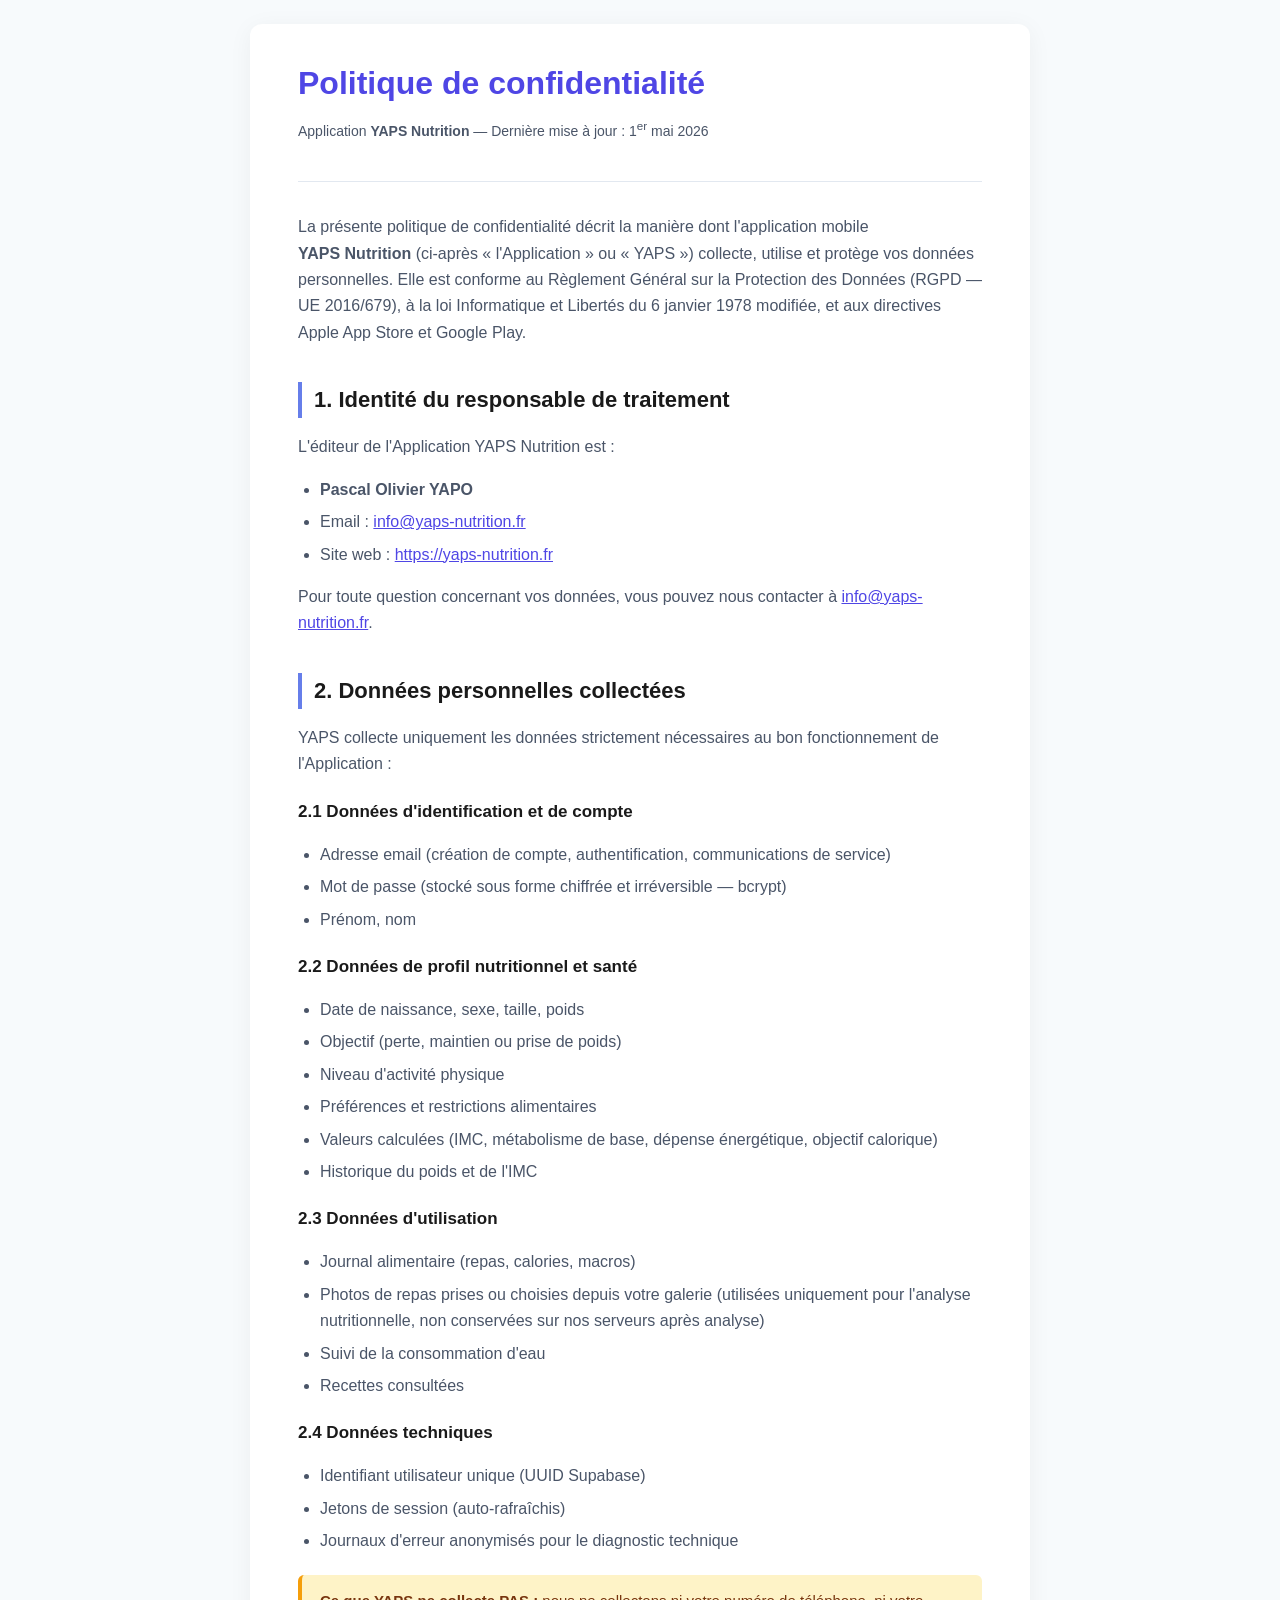
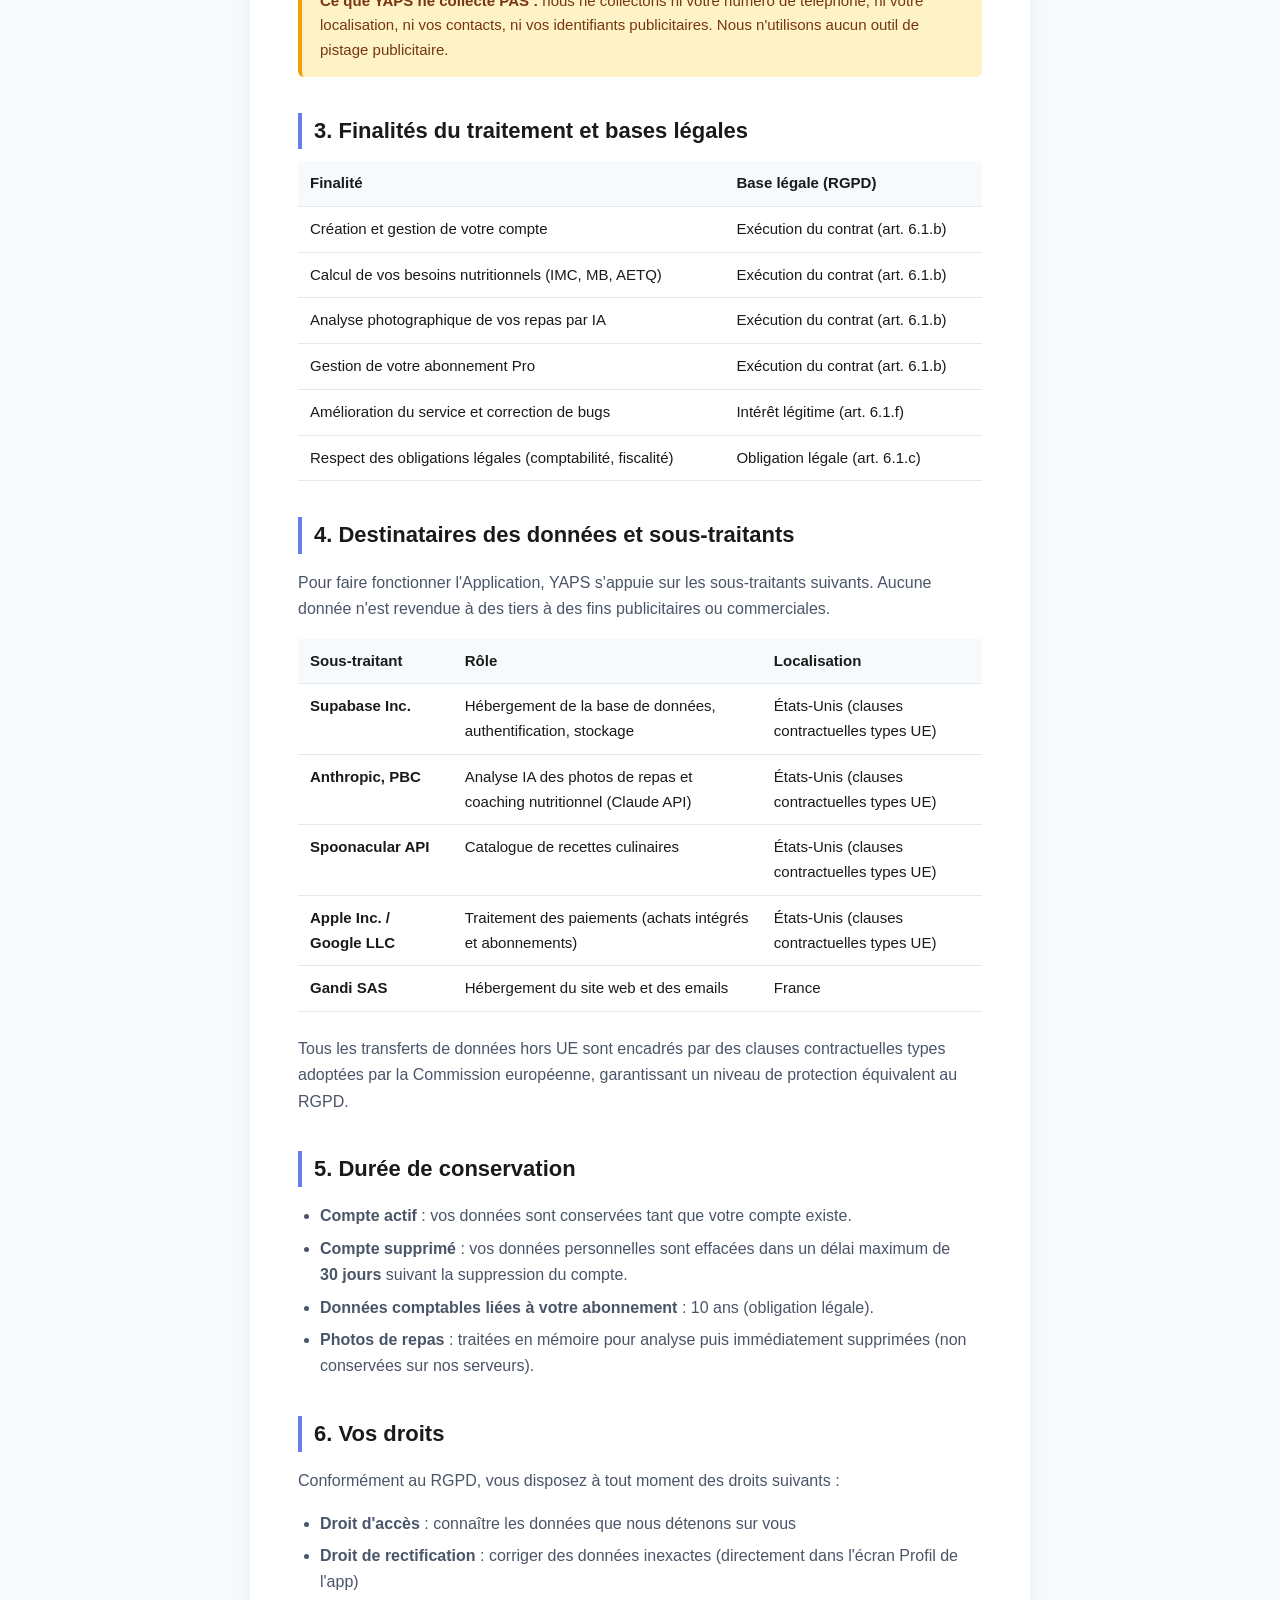
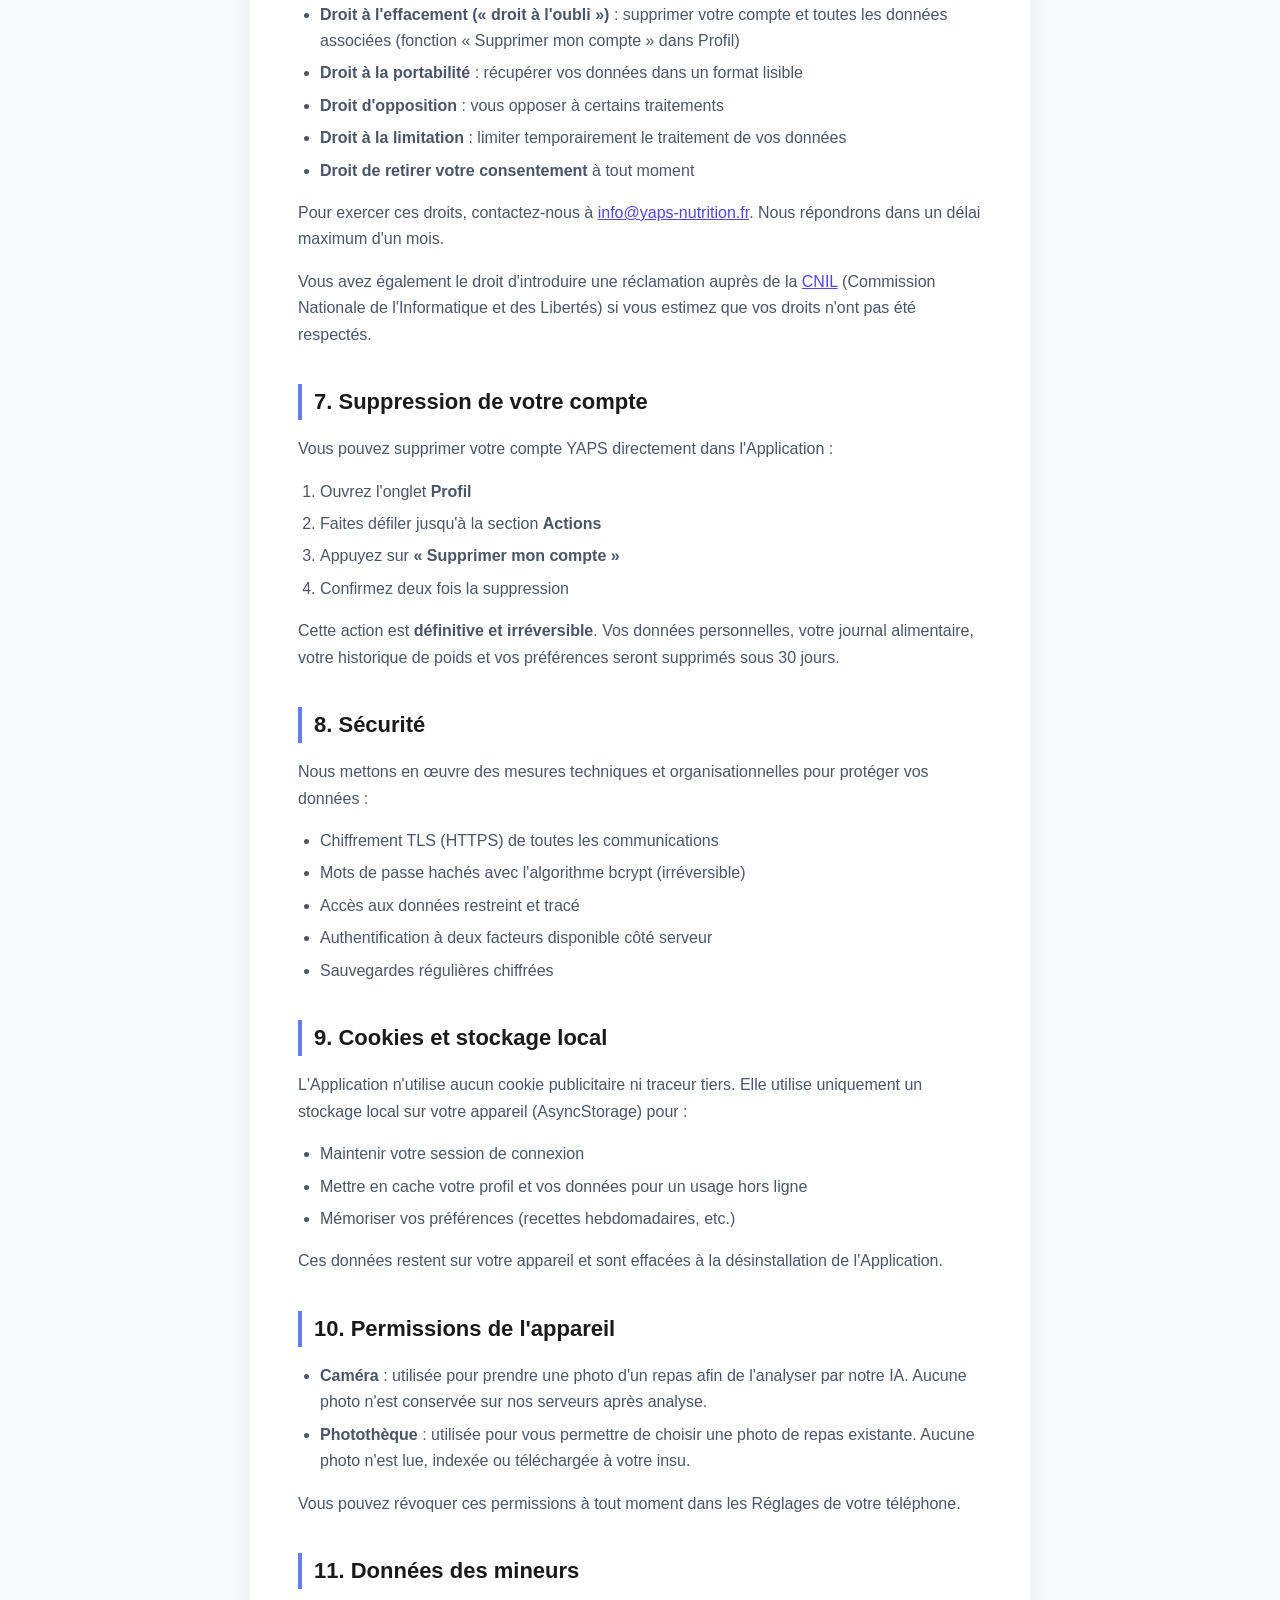
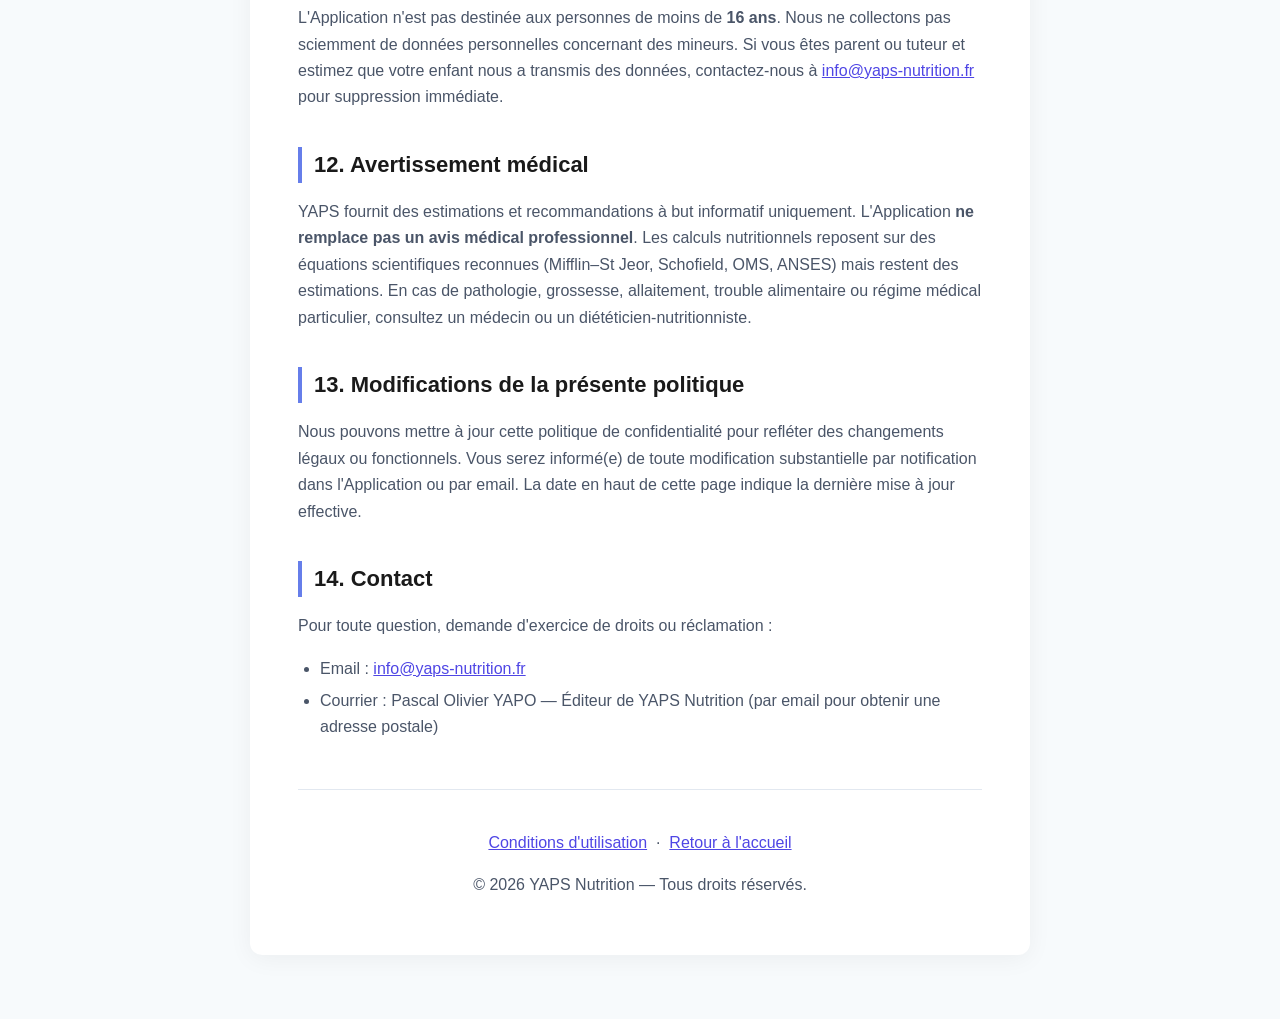
<file: privacy/index.html>
<!DOCTYPE html>
<html lang="fr">
<head>
<meta charset="UTF-8">
<meta name="viewport" content="width=device-width, initial-scale=1.0">
<title>Politique de confidentialité — YAPS Nutrition</title>
<meta name="description" content="Politique de confidentialité de l'application YAPS Nutrition : données collectées, finalités, droits RGPD.">
<style>
  :root {
    --primary: #667EEA;
    --primary-dark: #4F46E5;
    --text: #1a1a1a;
    --text-light: #4a5568;
    --bg: #ffffff;
    --bg-soft: #f7fafc;
    --border: #e2e8f0;
  }
  * { box-sizing: border-box; }
  body {
    font-family: -apple-system, BlinkMacSystemFont, "Segoe UI", Roboto, Helvetica, Arial, sans-serif;
    background: var(--bg-soft);
    color: var(--text);
    margin: 0;
    padding: 24px 16px 64px;
    line-height: 1.65;
    -webkit-font-smoothing: antialiased;
  }
  main {
    max-width: 780px;
    margin: 0 auto;
    background: var(--bg);
    padding: 40px 48px;
    border-radius: 12px;
    box-shadow: 0 4px 24px rgba(0,0,0,0.05);
  }
  header {
    border-bottom: 1px solid var(--border);
    margin-bottom: 32px;
    padding-bottom: 24px;
  }
  h1 {
    font-size: 32px;
    margin: 0 0 8px;
    color: var(--primary-dark);
    line-height: 1.2;
  }
  .meta {
    color: var(--text-light);
    font-size: 14px;
  }
  h2 {
    font-size: 22px;
    margin-top: 36px;
    margin-bottom: 12px;
    color: var(--text);
    border-left: 4px solid var(--primary);
    padding-left: 12px;
  }
  h3 {
    font-size: 17px;
    margin-top: 20px;
    margin-bottom: 8px;
    color: var(--text);
  }
  p, li {
    color: var(--text-light);
    font-size: 16px;
  }
  ul, ol {
    padding-left: 22px;
  }
  li {
    margin-bottom: 6px;
  }
  a {
    color: var(--primary-dark);
    text-decoration: underline;
  }
  .callout {
    background: #fef3c7;
    border-left: 4px solid #f59e0b;
    padding: 14px 18px;
    border-radius: 6px;
    margin: 20px 0;
    font-size: 15px;
    color: #78350f;
  }
  footer {
    margin-top: 48px;
    padding-top: 24px;
    border-top: 1px solid var(--border);
    color: var(--text-light);
    font-size: 14px;
    text-align: center;
  }
  table {
    width: 100%;
    border-collapse: collapse;
    margin: 12px 0 24px;
    font-size: 15px;
  }
  th, td {
    text-align: left;
    padding: 10px 12px;
    border-bottom: 1px solid var(--border);
    vertical-align: top;
  }
  th {
    background: var(--bg-soft);
    font-weight: 600;
    color: var(--text);
  }
  @media (max-width: 640px) {
    main { padding: 28px 22px; }
    h1 { font-size: 26px; }
    h2 { font-size: 19px; }
  }
</style>
</head>
<body>
<main>
  <header>
    <h1>Politique de confidentialité</h1>
    <p class="meta">Application <strong>YAPS&nbsp;Nutrition</strong> — Dernière mise à jour : 1<sup>er</sup> mai 2026</p>
  </header>

  <p>La présente politique de confidentialité décrit la manière dont l'application mobile <strong>YAPS&nbsp;Nutrition</strong> (ci-après «&nbsp;l'Application&nbsp;» ou «&nbsp;YAPS&nbsp;») collecte, utilise et protège vos données personnelles. Elle est conforme au Règlement Général sur la Protection des Données (RGPD — UE 2016/679), à la loi Informatique et Libertés du 6 janvier 1978 modifiée, et aux directives Apple App Store et Google Play.</p>

  <h2>1. Identité du responsable de traitement</h2>
  <p>L'éditeur de l'Application YAPS Nutrition est&nbsp;:</p>
  <ul>
    <li><strong>Pascal Olivier YAPO</strong></li>
    <li>Email&nbsp;: <a href="mailto:info@yaps-nutrition.fr">info@yaps-nutrition.fr</a></li>
    <li>Site web&nbsp;: <a href="https://yaps-nutrition.fr">https://yaps-nutrition.fr</a></li>
  </ul>
  <p>Pour toute question concernant vos données, vous pouvez nous contacter à <a href="mailto:info@yaps-nutrition.fr">info@yaps-nutrition.fr</a>.</p>

  <h2>2. Données personnelles collectées</h2>
  <p>YAPS collecte uniquement les données strictement nécessaires au bon fonctionnement de l'Application&nbsp;:</p>

  <h3>2.1 Données d'identification et de compte</h3>
  <ul>
    <li>Adresse email (création de compte, authentification, communications de service)</li>
    <li>Mot de passe (stocké sous forme chiffrée et irréversible — bcrypt)</li>
    <li>Prénom, nom</li>
  </ul>

  <h3>2.2 Données de profil nutritionnel et santé</h3>
  <ul>
    <li>Date de naissance, sexe, taille, poids</li>
    <li>Objectif (perte, maintien ou prise de poids)</li>
    <li>Niveau d'activité physique</li>
    <li>Préférences et restrictions alimentaires</li>
    <li>Valeurs calculées (IMC, métabolisme de base, dépense énergétique, objectif calorique)</li>
    <li>Historique du poids et de l'IMC</li>
  </ul>

  <h3>2.3 Données d'utilisation</h3>
  <ul>
    <li>Journal alimentaire (repas, calories, macros)</li>
    <li>Photos de repas prises ou choisies depuis votre galerie (utilisées uniquement pour l'analyse nutritionnelle, non conservées sur nos serveurs après analyse)</li>
    <li>Suivi de la consommation d'eau</li>
    <li>Recettes consultées</li>
  </ul>

  <h3>2.4 Données techniques</h3>
  <ul>
    <li>Identifiant utilisateur unique (UUID Supabase)</li>
    <li>Jetons de session (auto-rafraîchis)</li>
    <li>Journaux d'erreur anonymisés pour le diagnostic technique</li>
  </ul>

  <div class="callout">
    <strong>Ce que YAPS ne collecte&nbsp;PAS&nbsp;:</strong> nous ne collectons ni votre numéro de téléphone, ni votre localisation, ni vos contacts, ni vos identifiants publicitaires. Nous n'utilisons aucun outil de pistage publicitaire.
  </div>

  <h2>3. Finalités du traitement et bases légales</h2>
  <table>
    <thead>
      <tr><th>Finalité</th><th>Base légale (RGPD)</th></tr>
    </thead>
    <tbody>
      <tr><td>Création et gestion de votre compte</td><td>Exécution du contrat (art. 6.1.b)</td></tr>
      <tr><td>Calcul de vos besoins nutritionnels (IMC, MB, AETQ)</td><td>Exécution du contrat (art. 6.1.b)</td></tr>
      <tr><td>Analyse photographique de vos repas par IA</td><td>Exécution du contrat (art. 6.1.b)</td></tr>
      <tr><td>Gestion de votre abonnement Pro</td><td>Exécution du contrat (art. 6.1.b)</td></tr>
      <tr><td>Amélioration du service et correction de bugs</td><td>Intérêt légitime (art. 6.1.f)</td></tr>
      <tr><td>Respect des obligations légales (comptabilité, fiscalité)</td><td>Obligation légale (art. 6.1.c)</td></tr>
    </tbody>
  </table>

  <h2>4. Destinataires des données et sous-traitants</h2>
  <p>Pour faire fonctionner l'Application, YAPS s'appuie sur les sous-traitants suivants. Aucune donnée n'est revendue à des tiers à des fins publicitaires ou commerciales.</p>
  <table>
    <thead>
      <tr><th>Sous-traitant</th><th>Rôle</th><th>Localisation</th></tr>
    </thead>
    <tbody>
      <tr><td><strong>Supabase Inc.</strong></td><td>Hébergement de la base de données, authentification, stockage</td><td>États-Unis (clauses contractuelles types UE)</td></tr>
      <tr><td><strong>Anthropic, PBC</strong></td><td>Analyse IA des photos de repas et coaching nutritionnel (Claude API)</td><td>États-Unis (clauses contractuelles types UE)</td></tr>
      <tr><td><strong>Spoonacular API</strong></td><td>Catalogue de recettes culinaires</td><td>États-Unis (clauses contractuelles types UE)</td></tr>
      <tr><td><strong>Apple Inc. / Google LLC</strong></td><td>Traitement des paiements (achats intégrés et abonnements)</td><td>États-Unis (clauses contractuelles types UE)</td></tr>
      <tr><td><strong>Gandi SAS</strong></td><td>Hébergement du site web et des emails</td><td>France</td></tr>
    </tbody>
  </table>

  <p>Tous les transferts de données hors UE sont encadrés par des clauses contractuelles types adoptées par la Commission européenne, garantissant un niveau de protection équivalent au RGPD.</p>

  <h2>5. Durée de conservation</h2>
  <ul>
    <li><strong>Compte actif</strong>&nbsp;: vos données sont conservées tant que votre compte existe.</li>
    <li><strong>Compte supprimé</strong>&nbsp;: vos données personnelles sont effacées dans un délai maximum de <strong>30&nbsp;jours</strong> suivant la suppression du compte.</li>
    <li><strong>Données comptables liées à votre abonnement</strong>&nbsp;: 10&nbsp;ans (obligation légale).</li>
    <li><strong>Photos de repas</strong>&nbsp;: traitées en mémoire pour analyse puis immédiatement supprimées (non conservées sur nos serveurs).</li>
  </ul>

  <h2>6. Vos droits</h2>
  <p>Conformément au RGPD, vous disposez à tout moment des droits suivants&nbsp;:</p>
  <ul>
    <li><strong>Droit d'accès</strong>&nbsp;: connaître les données que nous détenons sur vous</li>
    <li><strong>Droit de rectification</strong>&nbsp;: corriger des données inexactes (directement dans l'écran Profil de l'app)</li>
    <li><strong>Droit à l'effacement («&nbsp;droit à l'oubli&nbsp;»)</strong>&nbsp;: supprimer votre compte et toutes les données associées (fonction «&nbsp;Supprimer mon compte&nbsp;» dans Profil)</li>
    <li><strong>Droit à la portabilité</strong>&nbsp;: récupérer vos données dans un format lisible</li>
    <li><strong>Droit d'opposition</strong>&nbsp;: vous opposer à certains traitements</li>
    <li><strong>Droit à la limitation</strong>&nbsp;: limiter temporairement le traitement de vos données</li>
    <li><strong>Droit de retirer votre consentement</strong> à tout moment</li>
  </ul>
  <p>Pour exercer ces droits, contactez-nous à <a href="mailto:info@yaps-nutrition.fr">info@yaps-nutrition.fr</a>. Nous répondrons dans un délai maximum d'un mois.</p>
  <p>Vous avez également le droit d'introduire une réclamation auprès de la <a href="https://www.cnil.fr" target="_blank" rel="noopener">CNIL</a> (Commission Nationale de l'Informatique et des Libertés) si vous estimez que vos droits n'ont pas été respectés.</p>

  <h2>7. Suppression de votre compte</h2>
  <p>Vous pouvez supprimer votre compte YAPS directement dans l'Application&nbsp;:</p>
  <ol>
    <li>Ouvrez l'onglet <strong>Profil</strong></li>
    <li>Faites défiler jusqu'à la section <strong>Actions</strong></li>
    <li>Appuyez sur <strong>«&nbsp;Supprimer mon compte&nbsp;»</strong></li>
    <li>Confirmez deux fois la suppression</li>
  </ol>
  <p>Cette action est <strong>définitive et irréversible</strong>. Vos données personnelles, votre journal alimentaire, votre historique de poids et vos préférences seront supprimés sous 30&nbsp;jours.</p>

  <h2>8. Sécurité</h2>
  <p>Nous mettons en œuvre des mesures techniques et organisationnelles pour protéger vos données&nbsp;:</p>
  <ul>
    <li>Chiffrement TLS (HTTPS) de toutes les communications</li>
    <li>Mots de passe hachés avec l'algorithme bcrypt (irréversible)</li>
    <li>Accès aux données restreint et tracé</li>
    <li>Authentification à deux facteurs disponible côté serveur</li>
    <li>Sauvegardes régulières chiffrées</li>
  </ul>

  <h2>9. Cookies et stockage local</h2>
  <p>L'Application n'utilise aucun cookie publicitaire ni traceur tiers. Elle utilise uniquement un stockage local sur votre appareil (AsyncStorage) pour&nbsp;:</p>
  <ul>
    <li>Maintenir votre session de connexion</li>
    <li>Mettre en cache votre profil et vos données pour un usage hors ligne</li>
    <li>Mémoriser vos préférences (recettes hebdomadaires, etc.)</li>
  </ul>
  <p>Ces données restent sur votre appareil et sont effacées à la désinstallation de l'Application.</p>

  <h2>10. Permissions de l'appareil</h2>
  <ul>
    <li><strong>Caméra</strong>&nbsp;: utilisée pour prendre une photo d'un repas afin de l'analyser par notre IA. Aucune photo n'est conservée sur nos serveurs après analyse.</li>
    <li><strong>Photothèque</strong>&nbsp;: utilisée pour vous permettre de choisir une photo de repas existante. Aucune photo n'est lue, indexée ou téléchargée à votre insu.</li>
  </ul>
  <p>Vous pouvez révoquer ces permissions à tout moment dans les Réglages de votre téléphone.</p>

  <h2>11. Données des mineurs</h2>
  <p>L'Application n'est pas destinée aux personnes de moins de <strong>16 ans</strong>. Nous ne collectons pas sciemment de données personnelles concernant des mineurs. Si vous êtes parent ou tuteur et estimez que votre enfant nous a transmis des données, contactez-nous à <a href="mailto:info@yaps-nutrition.fr">info@yaps-nutrition.fr</a> pour suppression immédiate.</p>

  <h2>12. Avertissement médical</h2>
  <p>YAPS fournit des estimations et recommandations à but informatif uniquement. L'Application <strong>ne remplace pas un avis médical professionnel</strong>. Les calculs nutritionnels reposent sur des équations scientifiques reconnues (Mifflin–St Jeor, Schofield, OMS, ANSES) mais restent des estimations. En cas de pathologie, grossesse, allaitement, trouble alimentaire ou régime médical particulier, consultez un médecin ou un diététicien-nutritionniste.</p>

  <h2>13. Modifications de la présente politique</h2>
  <p>Nous pouvons mettre à jour cette politique de confidentialité pour refléter des changements légaux ou fonctionnels. Vous serez informé(e) de toute modification substantielle par notification dans l'Application ou par email. La date en haut de cette page indique la dernière mise à jour effective.</p>

  <h2>14. Contact</h2>
  <p>Pour toute question, demande d'exercice de droits ou réclamation&nbsp;:</p>
  <ul>
    <li>Email&nbsp;: <a href="mailto:info@yaps-nutrition.fr">info@yaps-nutrition.fr</a></li>
    <li>Courrier&nbsp;: Pascal Olivier YAPO — Éditeur de YAPS Nutrition (par email pour obtenir une adresse postale)</li>
  </ul>

  <footer>
    <p><a href="/terms">Conditions d'utilisation</a> &nbsp;·&nbsp; <a href="/">Retour à l'accueil</a></p>
    <p>© 2026 YAPS Nutrition — Tous droits réservés.</p>
  </footer>
</main>
</body>
</html>
</file>
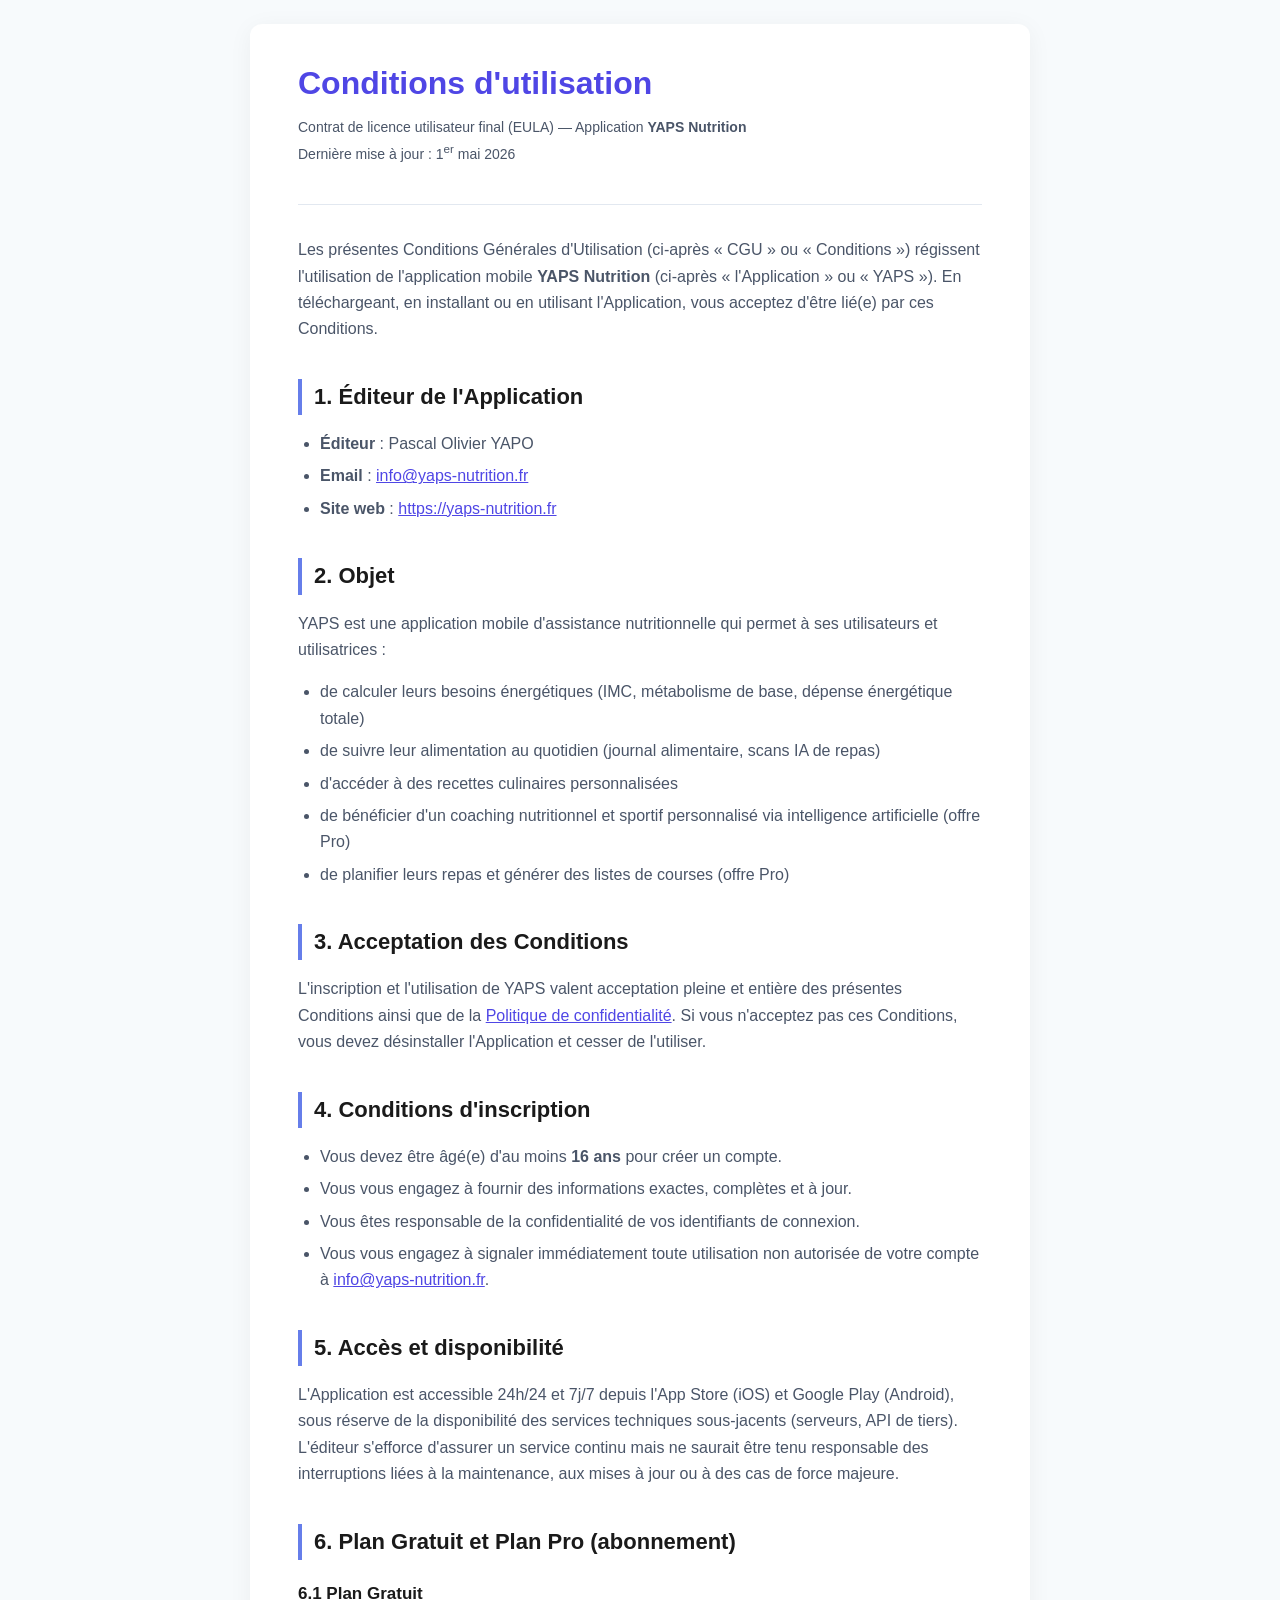
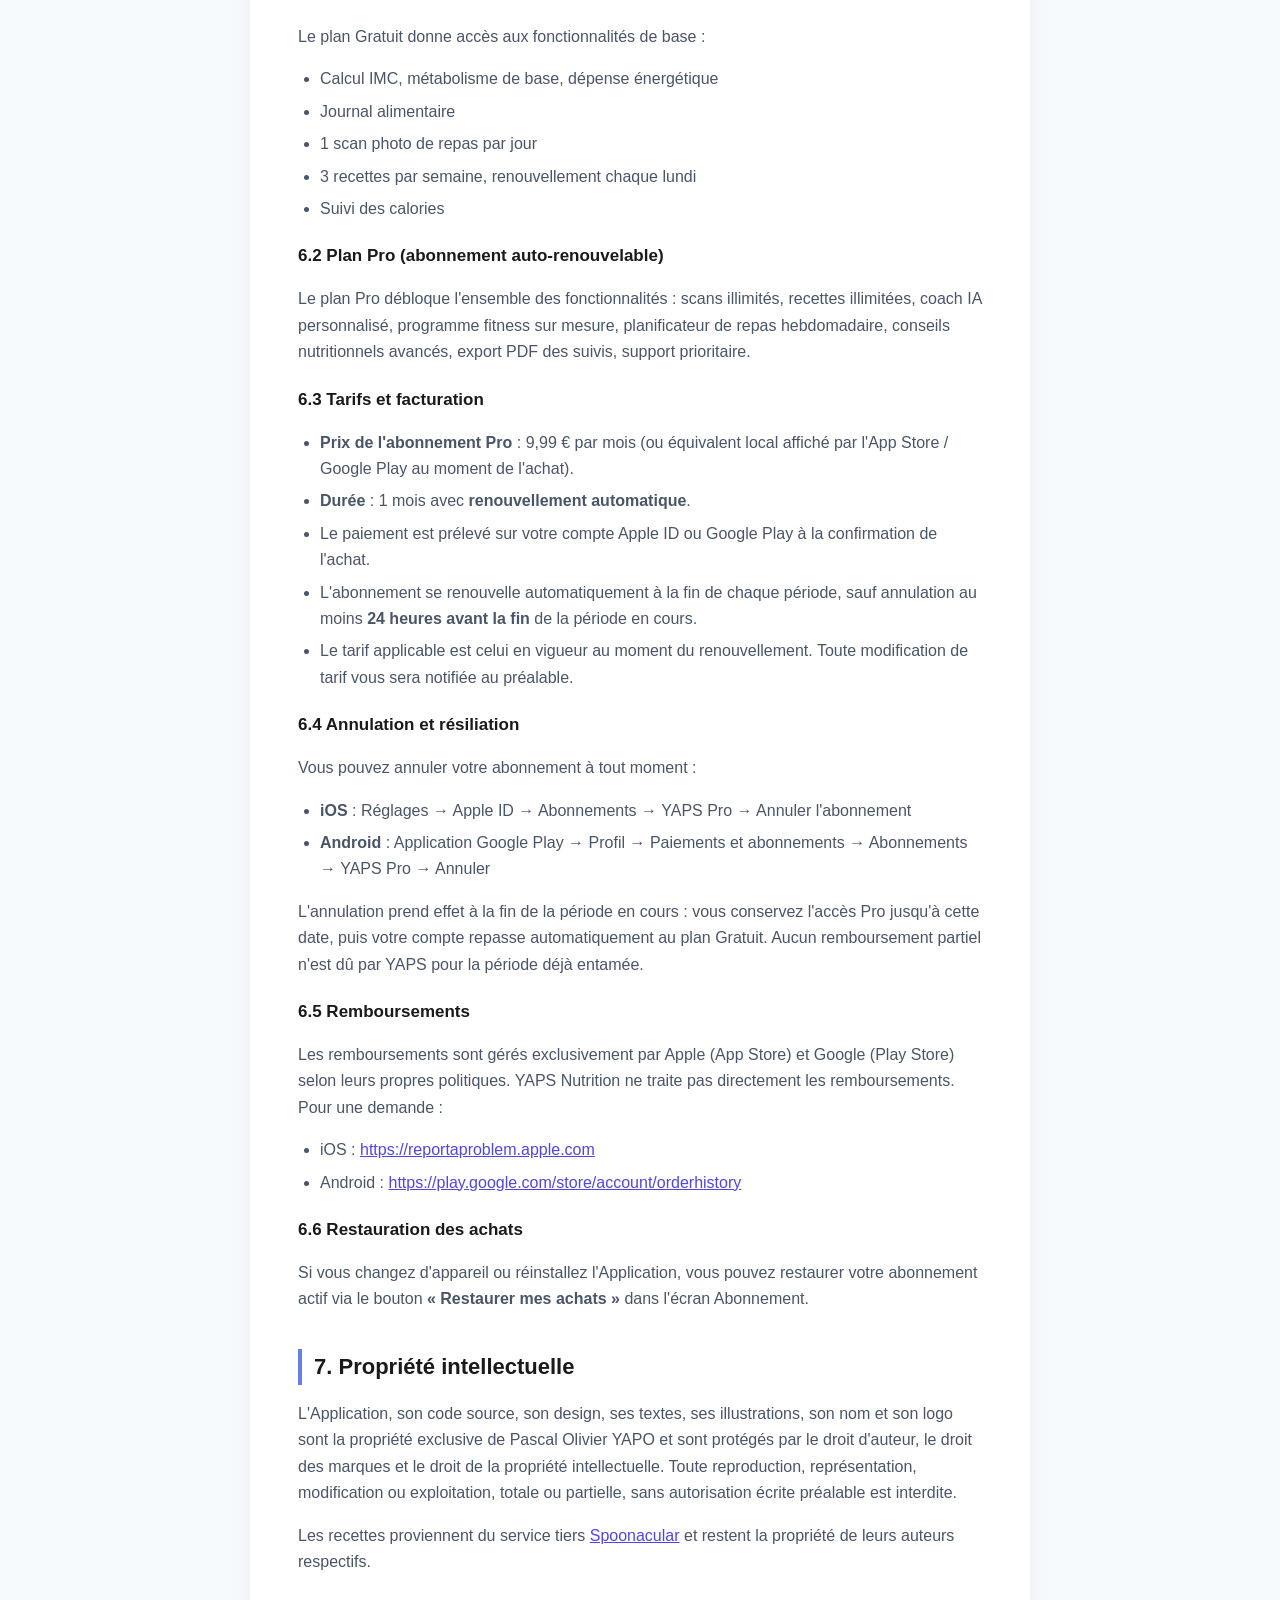
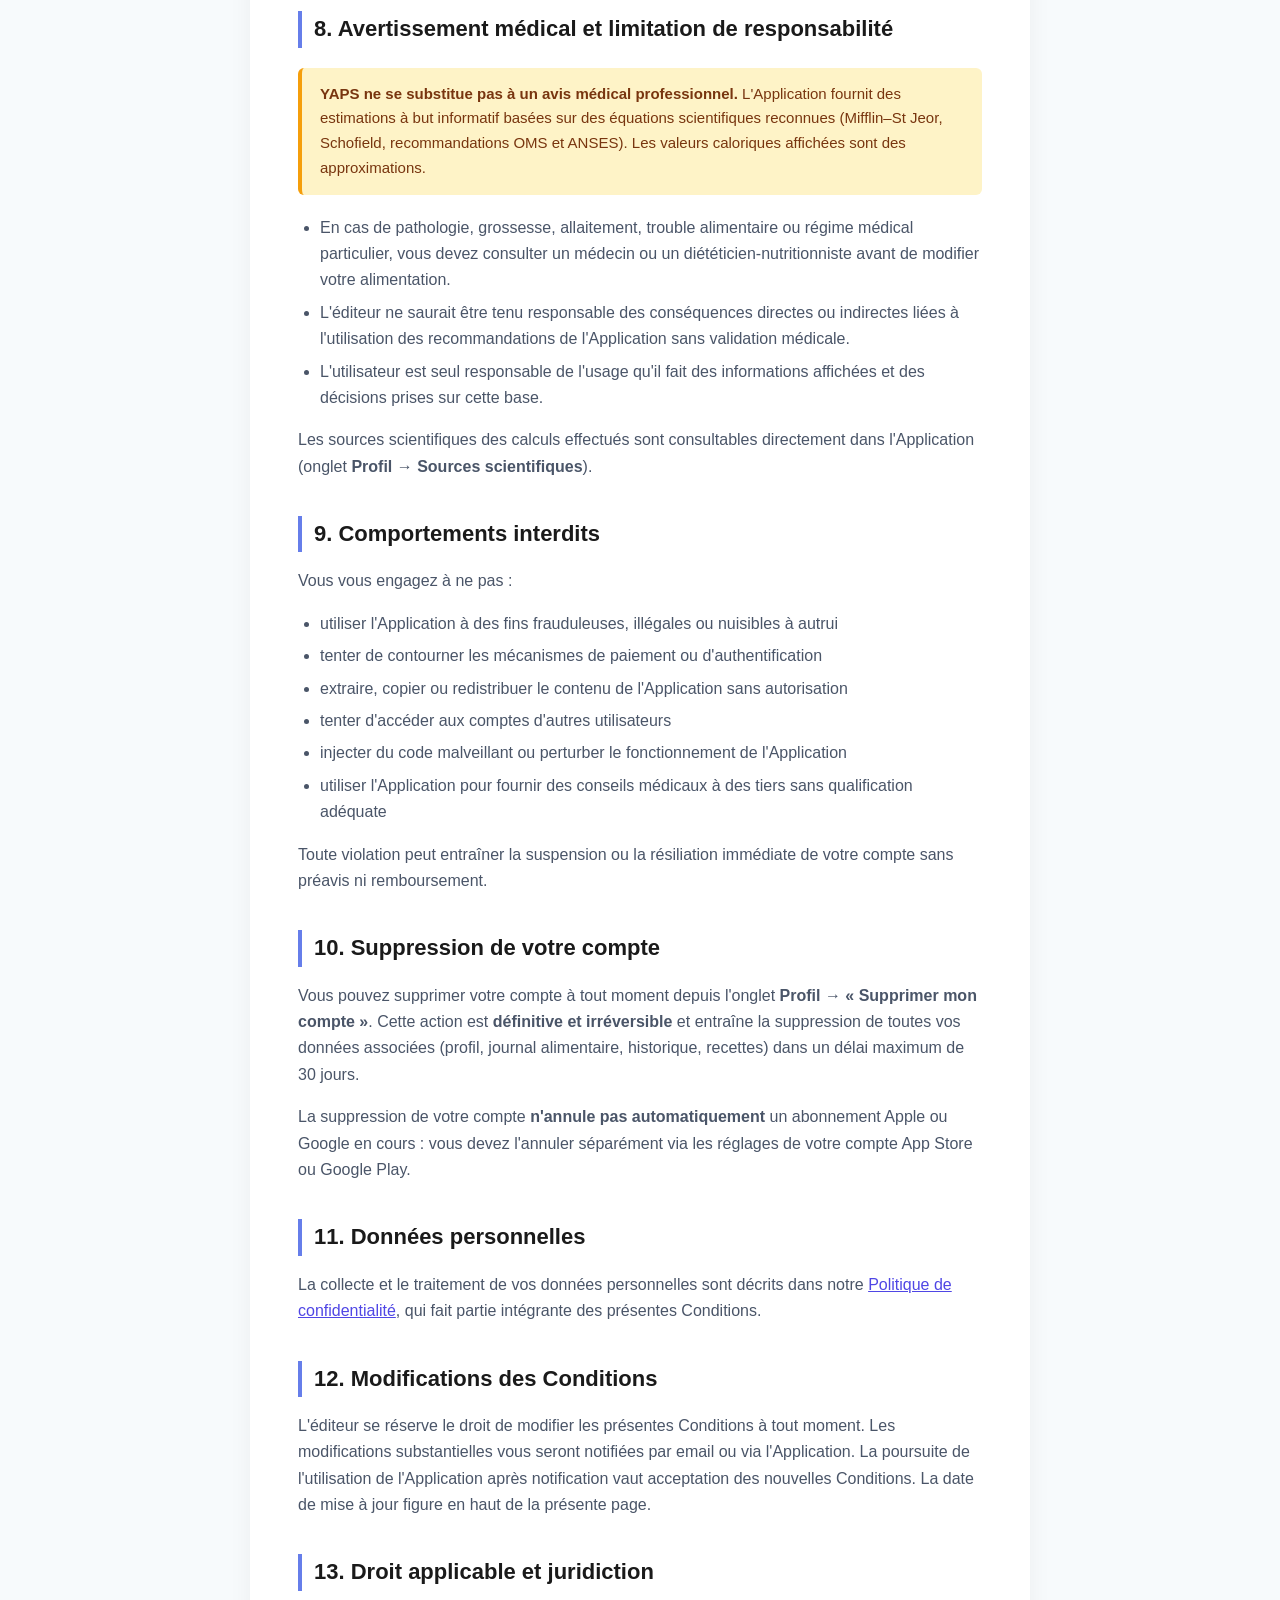
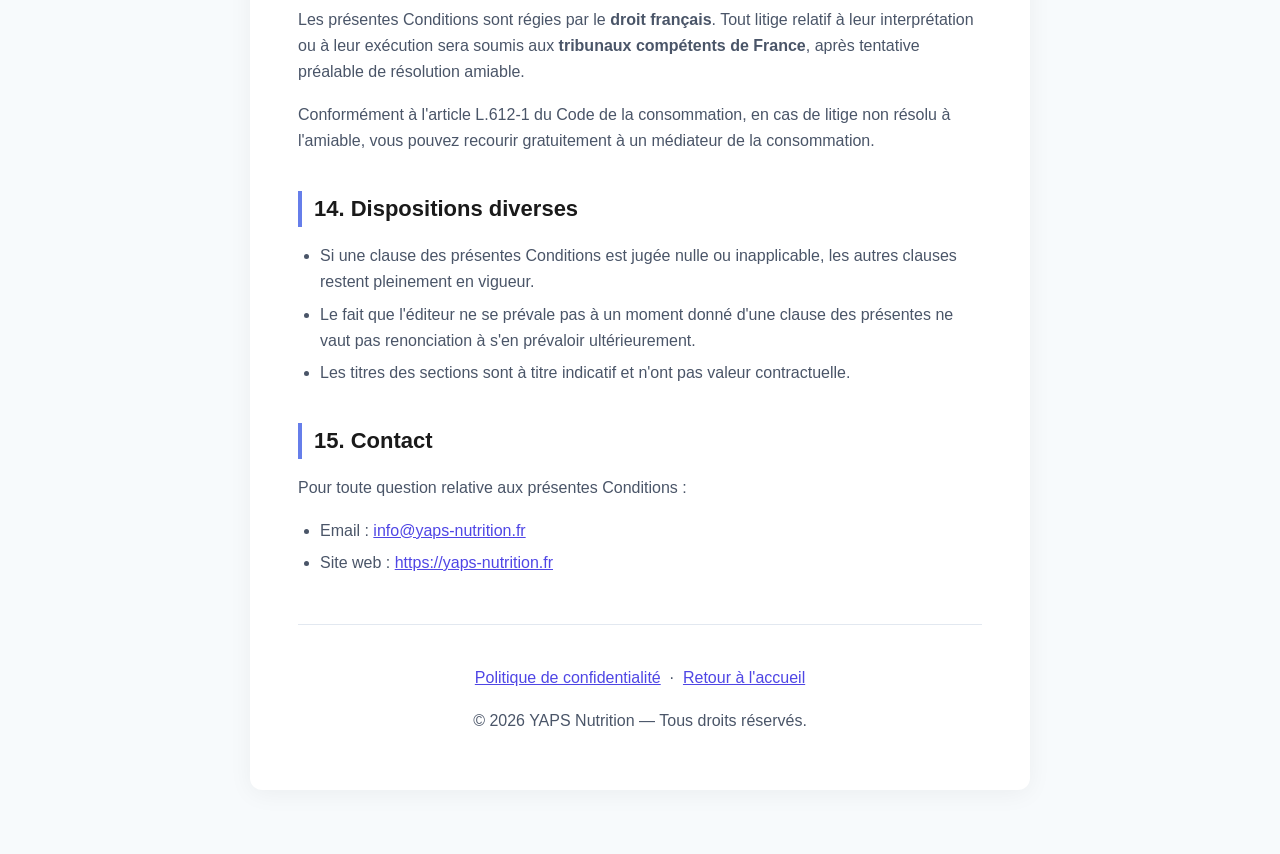
<file: terms/index.html>
<!DOCTYPE html>
<html lang="fr">
<head>
<meta charset="UTF-8">
<meta name="viewport" content="width=device-width, initial-scale=1.0">
<title>Conditions d'utilisation — YAPS Nutrition</title>
<meta name="description" content="Conditions générales d'utilisation et contrat de licence (EULA) de l'application YAPS Nutrition.">
<style>
  :root {
    --primary: #667EEA;
    --primary-dark: #4F46E5;
    --text: #1a1a1a;
    --text-light: #4a5568;
    --bg: #ffffff;
    --bg-soft: #f7fafc;
    --border: #e2e8f0;
  }
  * { box-sizing: border-box; }
  body {
    font-family: -apple-system, BlinkMacSystemFont, "Segoe UI", Roboto, Helvetica, Arial, sans-serif;
    background: var(--bg-soft);
    color: var(--text);
    margin: 0;
    padding: 24px 16px 64px;
    line-height: 1.65;
    -webkit-font-smoothing: antialiased;
  }
  main {
    max-width: 780px;
    margin: 0 auto;
    background: var(--bg);
    padding: 40px 48px;
    border-radius: 12px;
    box-shadow: 0 4px 24px rgba(0,0,0,0.05);
  }
  header {
    border-bottom: 1px solid var(--border);
    margin-bottom: 32px;
    padding-bottom: 24px;
  }
  h1 {
    font-size: 32px;
    margin: 0 0 8px;
    color: var(--primary-dark);
    line-height: 1.2;
  }
  .meta {
    color: var(--text-light);
    font-size: 14px;
  }
  h2 {
    font-size: 22px;
    margin-top: 36px;
    margin-bottom: 12px;
    color: var(--text);
    border-left: 4px solid var(--primary);
    padding-left: 12px;
  }
  h3 {
    font-size: 17px;
    margin-top: 20px;
    margin-bottom: 8px;
    color: var(--text);
  }
  p, li {
    color: var(--text-light);
    font-size: 16px;
  }
  ul, ol {
    padding-left: 22px;
  }
  li {
    margin-bottom: 6px;
  }
  a {
    color: var(--primary-dark);
    text-decoration: underline;
  }
  .callout {
    background: #fef3c7;
    border-left: 4px solid #f59e0b;
    padding: 14px 18px;
    border-radius: 6px;
    margin: 20px 0;
    font-size: 15px;
    color: #78350f;
  }
  footer {
    margin-top: 48px;
    padding-top: 24px;
    border-top: 1px solid var(--border);
    color: var(--text-light);
    font-size: 14px;
    text-align: center;
  }
  @media (max-width: 640px) {
    main { padding: 28px 22px; }
    h1 { font-size: 26px; }
    h2 { font-size: 19px; }
  }
</style>
</head>
<body>
<main>
  <header>
    <h1>Conditions d'utilisation</h1>
    <p class="meta">Contrat de licence utilisateur final (EULA) — Application <strong>YAPS Nutrition</strong><br>Dernière mise à jour : 1<sup>er</sup> mai 2026</p>
  </header>

  <p>Les présentes Conditions Générales d'Utilisation (ci-après «&nbsp;CGU&nbsp;» ou «&nbsp;Conditions&nbsp;») régissent l'utilisation de l'application mobile <strong>YAPS&nbsp;Nutrition</strong> (ci-après «&nbsp;l'Application&nbsp;» ou «&nbsp;YAPS&nbsp;»). En téléchargeant, en installant ou en utilisant l'Application, vous acceptez d'être lié(e) par ces Conditions.</p>

  <h2>1. Éditeur de l'Application</h2>
  <ul>
    <li><strong>Éditeur</strong>&nbsp;: Pascal Olivier YAPO</li>
    <li><strong>Email</strong>&nbsp;: <a href="mailto:info@yaps-nutrition.fr">info@yaps-nutrition.fr</a></li>
    <li><strong>Site web</strong>&nbsp;: <a href="https://yaps-nutrition.fr">https://yaps-nutrition.fr</a></li>
  </ul>

  <h2>2. Objet</h2>
  <p>YAPS est une application mobile d'assistance nutritionnelle qui permet à ses utilisateurs et utilisatrices&nbsp;:</p>
  <ul>
    <li>de calculer leurs besoins énergétiques (IMC, métabolisme de base, dépense énergétique totale)</li>
    <li>de suivre leur alimentation au quotidien (journal alimentaire, scans IA de repas)</li>
    <li>d'accéder à des recettes culinaires personnalisées</li>
    <li>de bénéficier d'un coaching nutritionnel et sportif personnalisé via intelligence artificielle (offre Pro)</li>
    <li>de planifier leurs repas et générer des listes de courses (offre Pro)</li>
  </ul>

  <h2>3. Acceptation des Conditions</h2>
  <p>L'inscription et l'utilisation de YAPS valent acceptation pleine et entière des présentes Conditions ainsi que de la <a href="/privacy">Politique de confidentialité</a>. Si vous n'acceptez pas ces Conditions, vous devez désinstaller l'Application et cesser de l'utiliser.</p>

  <h2>4. Conditions d'inscription</h2>
  <ul>
    <li>Vous devez être âgé(e) d'au moins <strong>16&nbsp;ans</strong> pour créer un compte.</li>
    <li>Vous vous engagez à fournir des informations exactes, complètes et à jour.</li>
    <li>Vous êtes responsable de la confidentialité de vos identifiants de connexion.</li>
    <li>Vous vous engagez à signaler immédiatement toute utilisation non autorisée de votre compte à <a href="mailto:info@yaps-nutrition.fr">info@yaps-nutrition.fr</a>.</li>
  </ul>

  <h2>5. Accès et disponibilité</h2>
  <p>L'Application est accessible 24h/24 et 7j/7 depuis l'App Store (iOS) et Google Play (Android), sous réserve de la disponibilité des services techniques sous-jacents (serveurs, API de tiers). L'éditeur s'efforce d'assurer un service continu mais ne saurait être tenu responsable des interruptions liées à la maintenance, aux mises à jour ou à des cas de force majeure.</p>

  <h2>6. Plan Gratuit et Plan Pro (abonnement)</h2>

  <h3>6.1 Plan Gratuit</h3>
  <p>Le plan Gratuit donne accès aux fonctionnalités de base&nbsp;:</p>
  <ul>
    <li>Calcul IMC, métabolisme de base, dépense énergétique</li>
    <li>Journal alimentaire</li>
    <li>1&nbsp;scan photo de repas par jour</li>
    <li>3&nbsp;recettes par semaine, renouvellement chaque lundi</li>
    <li>Suivi des calories</li>
  </ul>

  <h3>6.2 Plan Pro (abonnement auto-renouvelable)</h3>
  <p>Le plan Pro débloque l'ensemble des fonctionnalités&nbsp;: scans illimités, recettes illimitées, coach IA personnalisé, programme fitness sur mesure, planificateur de repas hebdomadaire, conseils nutritionnels avancés, export PDF des suivis, support prioritaire.</p>

  <h3>6.3 Tarifs et facturation</h3>
  <ul>
    <li><strong>Prix de l'abonnement Pro</strong>&nbsp;: 9,99&nbsp;€ par mois (ou équivalent local affiché par l'App Store / Google Play au moment de l'achat).</li>
    <li><strong>Durée</strong>&nbsp;: 1 mois avec <strong>renouvellement automatique</strong>.</li>
    <li>Le paiement est prélevé sur votre compte Apple ID ou Google Play à la confirmation de l'achat.</li>
    <li>L'abonnement se renouvelle automatiquement à la fin de chaque période, sauf annulation au moins <strong>24&nbsp;heures avant la fin</strong> de la période en cours.</li>
    <li>Le tarif applicable est celui en vigueur au moment du renouvellement. Toute modification de tarif vous sera notifiée au préalable.</li>
  </ul>

  <h3>6.4 Annulation et résiliation</h3>
  <p>Vous pouvez annuler votre abonnement à tout moment&nbsp;:</p>
  <ul>
    <li><strong>iOS</strong>&nbsp;: Réglages → Apple ID → Abonnements → YAPS Pro → Annuler l'abonnement</li>
    <li><strong>Android</strong>&nbsp;: Application Google Play → Profil → Paiements et abonnements → Abonnements → YAPS Pro → Annuler</li>
  </ul>
  <p>L'annulation prend effet à la fin de la période en cours&nbsp;: vous conservez l'accès Pro jusqu'à cette date, puis votre compte repasse automatiquement au plan Gratuit. Aucun remboursement partiel n'est dû par YAPS pour la période déjà entamée.</p>

  <h3>6.5 Remboursements</h3>
  <p>Les remboursements sont gérés exclusivement par Apple (App Store) et Google (Play Store) selon leurs propres politiques. YAPS Nutrition ne traite pas directement les remboursements. Pour une demande&nbsp;:</p>
  <ul>
    <li>iOS&nbsp;: <a href="https://reportaproblem.apple.com" target="_blank" rel="noopener">https://reportaproblem.apple.com</a></li>
    <li>Android&nbsp;: <a href="https://play.google.com/store/account/orderhistory" target="_blank" rel="noopener">https://play.google.com/store/account/orderhistory</a></li>
  </ul>

  <h3>6.6 Restauration des achats</h3>
  <p>Si vous changez d'appareil ou réinstallez l'Application, vous pouvez restaurer votre abonnement actif via le bouton <strong>«&nbsp;Restaurer mes achats&nbsp;»</strong> dans l'écran Abonnement.</p>

  <h2>7. Propriété intellectuelle</h2>
  <p>L'Application, son code source, son design, ses textes, ses illustrations, son nom et son logo sont la propriété exclusive de Pascal Olivier YAPO et sont protégés par le droit d'auteur, le droit des marques et le droit de la propriété intellectuelle. Toute reproduction, représentation, modification ou exploitation, totale ou partielle, sans autorisation écrite préalable est interdite.</p>
  <p>Les recettes proviennent du service tiers <a href="https://spoonacular.com" target="_blank" rel="noopener">Spoonacular</a> et restent la propriété de leurs auteurs respectifs.</p>

  <h2>8. Avertissement médical et limitation de responsabilité</h2>
  <div class="callout">
    <strong>YAPS ne se substitue pas à un avis médical professionnel.</strong> L'Application fournit des estimations à but informatif basées sur des équations scientifiques reconnues (Mifflin–St Jeor, Schofield, recommandations OMS et ANSES). Les valeurs caloriques affichées sont des approximations.
  </div>
  <ul>
    <li>En cas de pathologie, grossesse, allaitement, trouble alimentaire ou régime médical particulier, vous devez consulter un médecin ou un diététicien-nutritionniste avant de modifier votre alimentation.</li>
    <li>L'éditeur ne saurait être tenu responsable des conséquences directes ou indirectes liées à l'utilisation des recommandations de l'Application sans validation médicale.</li>
    <li>L'utilisateur est seul responsable de l'usage qu'il fait des informations affichées et des décisions prises sur cette base.</li>
  </ul>
  <p>Les sources scientifiques des calculs effectués sont consultables directement dans l'Application (onglet <strong>Profil → Sources scientifiques</strong>).</p>

  <h2>9. Comportements interdits</h2>
  <p>Vous vous engagez à ne pas&nbsp;:</p>
  <ul>
    <li>utiliser l'Application à des fins frauduleuses, illégales ou nuisibles à autrui</li>
    <li>tenter de contourner les mécanismes de paiement ou d'authentification</li>
    <li>extraire, copier ou redistribuer le contenu de l'Application sans autorisation</li>
    <li>tenter d'accéder aux comptes d'autres utilisateurs</li>
    <li>injecter du code malveillant ou perturber le fonctionnement de l'Application</li>
    <li>utiliser l'Application pour fournir des conseils médicaux à des tiers sans qualification adéquate</li>
  </ul>
  <p>Toute violation peut entraîner la suspension ou la résiliation immédiate de votre compte sans préavis ni remboursement.</p>

  <h2>10. Suppression de votre compte</h2>
  <p>Vous pouvez supprimer votre compte à tout moment depuis l'onglet <strong>Profil → «&nbsp;Supprimer mon compte&nbsp;»</strong>. Cette action est <strong>définitive et irréversible</strong> et entraîne la suppression de toutes vos données associées (profil, journal alimentaire, historique, recettes) dans un délai maximum de 30&nbsp;jours.</p>
  <p>La suppression de votre compte <strong>n'annule pas automatiquement</strong> un abonnement Apple ou Google en cours&nbsp;: vous devez l'annuler séparément via les réglages de votre compte App Store ou Google Play.</p>

  <h2>11. Données personnelles</h2>
  <p>La collecte et le traitement de vos données personnelles sont décrits dans notre <a href="/privacy">Politique de confidentialité</a>, qui fait partie intégrante des présentes Conditions.</p>

  <h2>12. Modifications des Conditions</h2>
  <p>L'éditeur se réserve le droit de modifier les présentes Conditions à tout moment. Les modifications substantielles vous seront notifiées par email ou via l'Application. La poursuite de l'utilisation de l'Application après notification vaut acceptation des nouvelles Conditions. La date de mise à jour figure en haut de la présente page.</p>

  <h2>13. Droit applicable et juridiction</h2>
  <p>Les présentes Conditions sont régies par le <strong>droit français</strong>. Tout litige relatif à leur interprétation ou à leur exécution sera soumis aux <strong>tribunaux compétents de France</strong>, après tentative préalable de résolution amiable.</p>
  <p>Conformément à l'article L.612-1 du Code de la consommation, en cas de litige non résolu à l'amiable, vous pouvez recourir gratuitement à un médiateur de la consommation.</p>

  <h2>14. Dispositions diverses</h2>
  <ul>
    <li>Si une clause des présentes Conditions est jugée nulle ou inapplicable, les autres clauses restent pleinement en vigueur.</li>
    <li>Le fait que l'éditeur ne se prévale pas à un moment donné d'une clause des présentes ne vaut pas renonciation à s'en prévaloir ultérieurement.</li>
    <li>Les titres des sections sont à titre indicatif et n'ont pas valeur contractuelle.</li>
  </ul>

  <h2>15. Contact</h2>
  <p>Pour toute question relative aux présentes Conditions&nbsp;:</p>
  <ul>
    <li>Email&nbsp;: <a href="mailto:info@yaps-nutrition.fr">info@yaps-nutrition.fr</a></li>
    <li>Site web&nbsp;: <a href="https://yaps-nutrition.fr">https://yaps-nutrition.fr</a></li>
  </ul>

  <footer>
    <p><a href="/privacy">Politique de confidentialité</a> &nbsp;·&nbsp; <a href="/">Retour à l'accueil</a></p>
    <p>© 2026 YAPS Nutrition — Tous droits réservés.</p>
  </footer>
</main>
</body>
</html>
</file>
